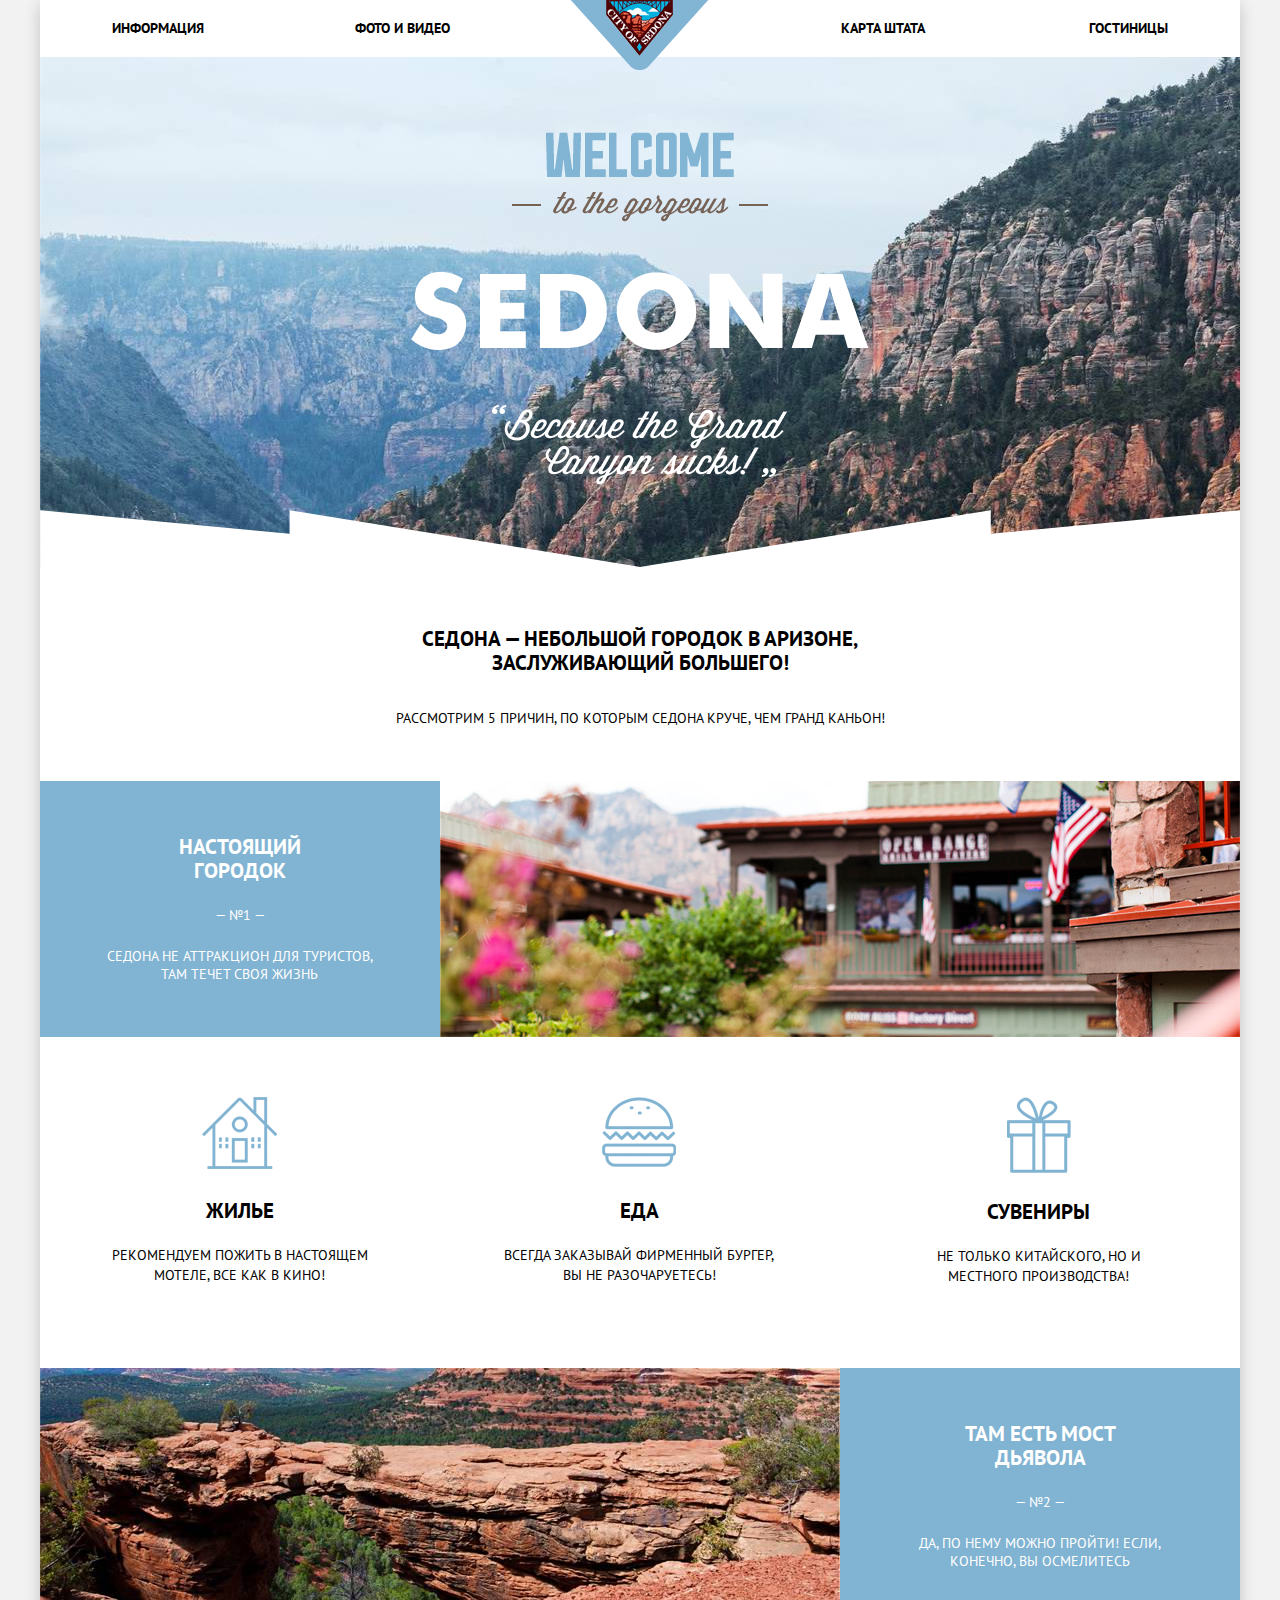
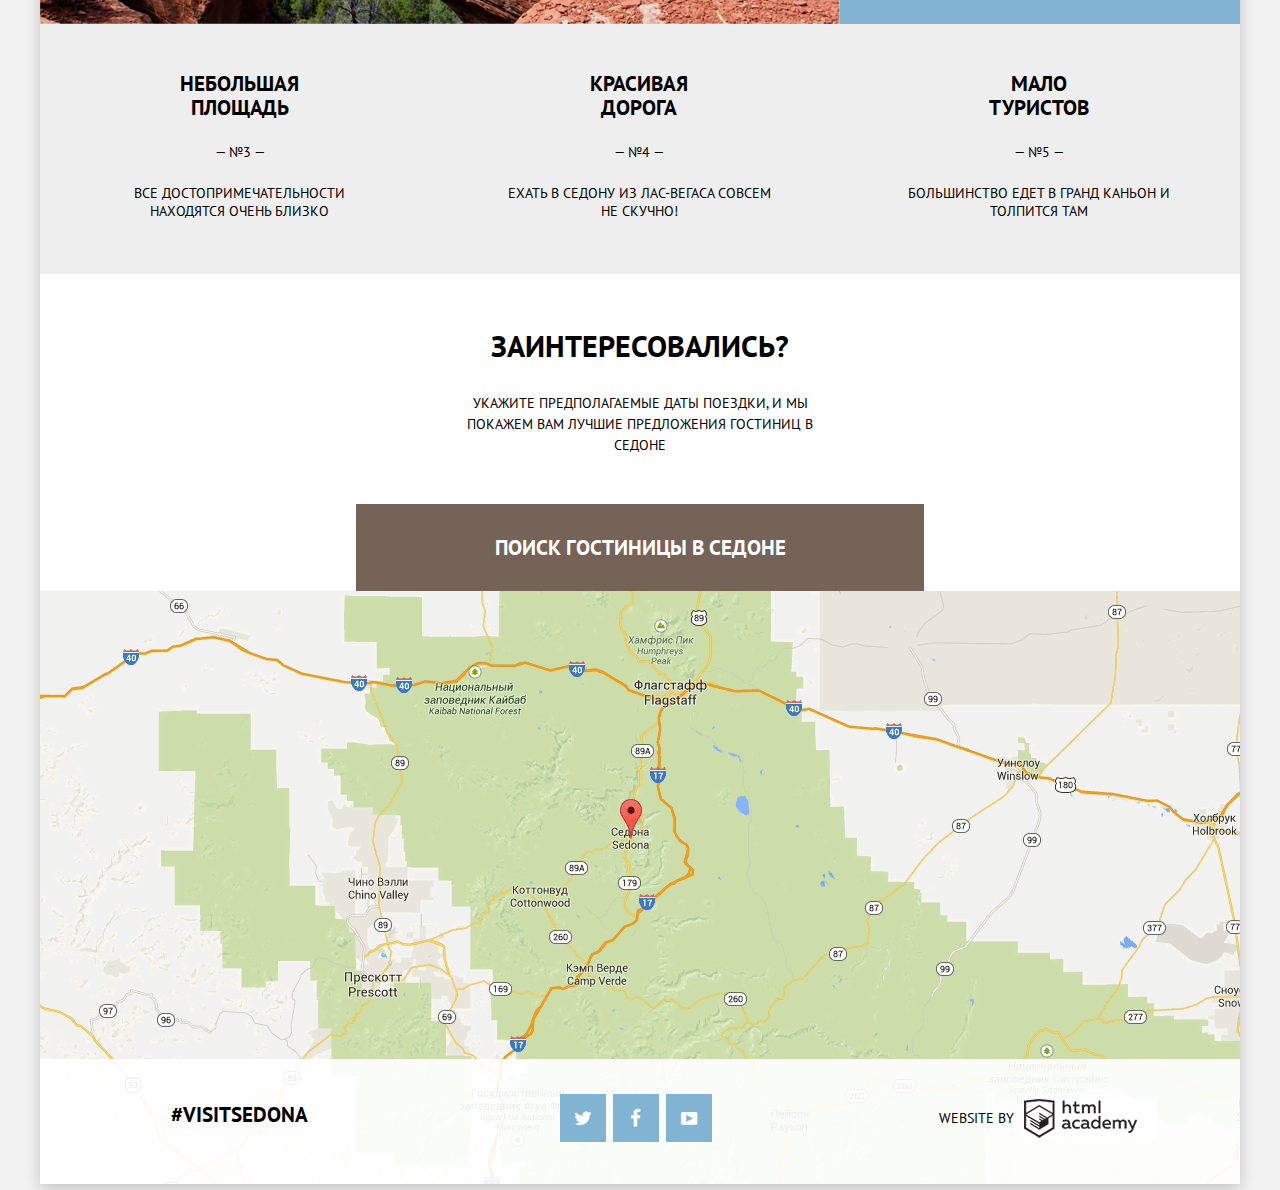
<file: index.html>
<!DOCTYPE HTML>
<html>
  <head>
    <meta charset="utf-8">
    <title>Седона</title>
	<link href="http://fonts.googleapis.com/css?family=PT+Sans:400,700&subset=cyrillic-ext,latin,cyrillic" rel="stylesheet" type="text/css">
    <link href="css/normalize.css" rel="stylesheet">
    <link href="css/style-min.css" rel="stylesheet">
  </head>
  <body>
    <div class="container">	
	
      <header class="main-header">	
        <a href="index.html" class="header-logo">
          <img src="img/logo.png" width="138" height="70" alt="Седона">
        </a>
        <nav class="main-menu">
          <ul class="clearfix">
            <li>
              <a href="#">Информация</a>
            </li>
            <li>
              <a href="#">Фото и видео</a>
            </li>
            <li>
              <a href="hotels.html">Гостиницы</a>
            </li>
            <li>
              <a href="#">Карта штата</a>
            </li>
          </ul>
        </nav>
        <div class="main-header-photo">
          <div class="photo-title-welcome">Welcome</div>
          <div class="photo-title-gorgeous">to the gorgeous</div>
          <div class="photo-title-sedona">Sedona</div>
          <div class="photo-title-canyon">"Because the Grand Canyon sucks!"</div>
        </div>
      </header>

      <main class="main-content">
        <section class="main-top">
          <h1 class="main-title">
            Седона &mdash; небольшой городок в Аризоне, заслуживающий большего!
          </h1>
          <p>Рассмотрим 5 причин, по которым Седона круче, чем Гранд Каньон!</p>
        </section>

        <section class="advantage-left clearfix">
          <div class="advantage-text">
            <h2>Настоящий городок</h2>
            <p class="advantage-number">&mdash; №1 &mdash; </p>
            <p>Седона не аттракцион для туристов, там течет своя жизнь</p>
          </div>
          <div class="advantage-photo"></div>
        </section>
      
        <section class="features-row clearfix">
          <div class="features-item features-house">
            <h3>Жилье</h3>
            <p>Рекомендуем пожить в настоящем мотеле, все как в кино!</p>
          </div>
          <div class="features-item features-food">
            <h3>Еда</h3>
            <p>Всегда заказывай фирменный бургер, вы не разочаруетесь!</p>
          </div>
          <div class="features-item features-souvenir">
            <h3>Сувениры</h3>
            <p>Не только китайского, но и местного производства!</p>
          </div>        
        </section>

        <section class="advantage-right clearfix">
          <div class="advantage-photo"></div>
          <div class="advantage-text">
            <h4>Там есть мост дьявола</h4>
            <p class="advantage-number">&mdash;  №2 &mdash; </p>
            <p>Да, по нему можно пройти! Если, конечно, вы осмелитесь</p>
          </div>
        </section>
        
        <section class="advantage-bottom clearfix">
          <div class="advantage-text">
            <h5>Небольшая площадь</h5>
            <p class="advantage-number">&mdash;  №3 &mdash; </p>
            <p>Все достопримечательности находятся очень близко</p>
          </div>
          <div class="advantage-text">
            <h5>Красивая дорога</h5>
            <p class="advantage-number">&mdash;  №4 &mdash; </p>
            <p>Ехать в Седону из Лас-Вегаса совсем не скучно!</p>
          </div>
          <div class="advantage-text">
            <h5>Мало туристов</h5>
            <p class="advantage-number">&mdash;  №5 &mdash; </p>
            <p>Большинство едет в Гранд Каньон и толпится там</p>
          </div>        
        </section>
        
        <section class="main-hotel-search">
          <h6>Заинтересовались?</h6>
          <p>Укажите предполагаемые даты поездки, и мы покажем вам лучшие предложения гостиниц в Седоне</p>
          <a href="#" class="main-search-btn brown-btn">Поиск гостиницы в Седоне</a>
          <div class="main-search-form">
            <form action="/echo" method="post">
              <label class="date-field" for="date-in">Дата заезда:</label>
		      <input id="date-in" type="text" name="date-in" placeholder="24 апреля 2014">
              <label class="date-field" for="date-out">Дата выезда:</label>
			  <input id="date-out" type="text" name="date-out" placeholder="4 июля 2014">
              <div class="half-width">
                <label class="adult" for="adult">Взрослые:</label>
			    <a href="#" class="icon-minus"></a><input id="adult" type="text" value="2" name="adult"><a href="#" class="icon-plus"></a>
			  </div>
			  <div class="half-width">
			    <label class="children" for="children">Дети:</label>
			    <a href="#" class="icon-minus"></a><input id="children" type="text" value="0" name="children"><a href="#" class="icon-plus"></a>
              </div>
              <input class="main-form-btn blue-btn" type="submit" value="Найти">
            </form>
          </div>                        
        </section>
      </main>
      
      <footer class="main-footer clearfix">
        <div class="main-map">
	      <iframe src="https://www.google.com/maps/embed?pb=!1m18!1m12!1m3!1d704970.956434044!2d-111.95958742694202!3d34.83536682388765!2m3!1f0!2f0!3f0!3m2!1i1024!2i768!4f13.1!3m3!1m2!1s0x872da132f942b00d%3A0x5548c523fa6c8efd!2z0KHQtdC00L7QvdCwLCDQkNGA0LjQt9C-0L3QsCwg0KHQqNCQ!5e0!3m2!1sru!2sru!4v1441909501671" height="593" allowfullscreen></iframe>
	    </div> 
        <div class="footer-content">	  
          <p class="footer-hashtag">#visitsedona</p>
          <div class="footer-social">
            <a href="#" class="icon-twitter"></a>
            <a href="#" class="icon-facebook"></a>
            <a href="#" class="icon-youtube"></a>
          </div>
          <div class="footer-copyright">
            <p>Website by</p>
            <a href="#" title="HTML Academy"></a>
          </div> 
        </div>	  
      </footer>
	  
    </div>
	
    <script src="js/script-min.js"></script>
	
  </body>
</html>
</file>
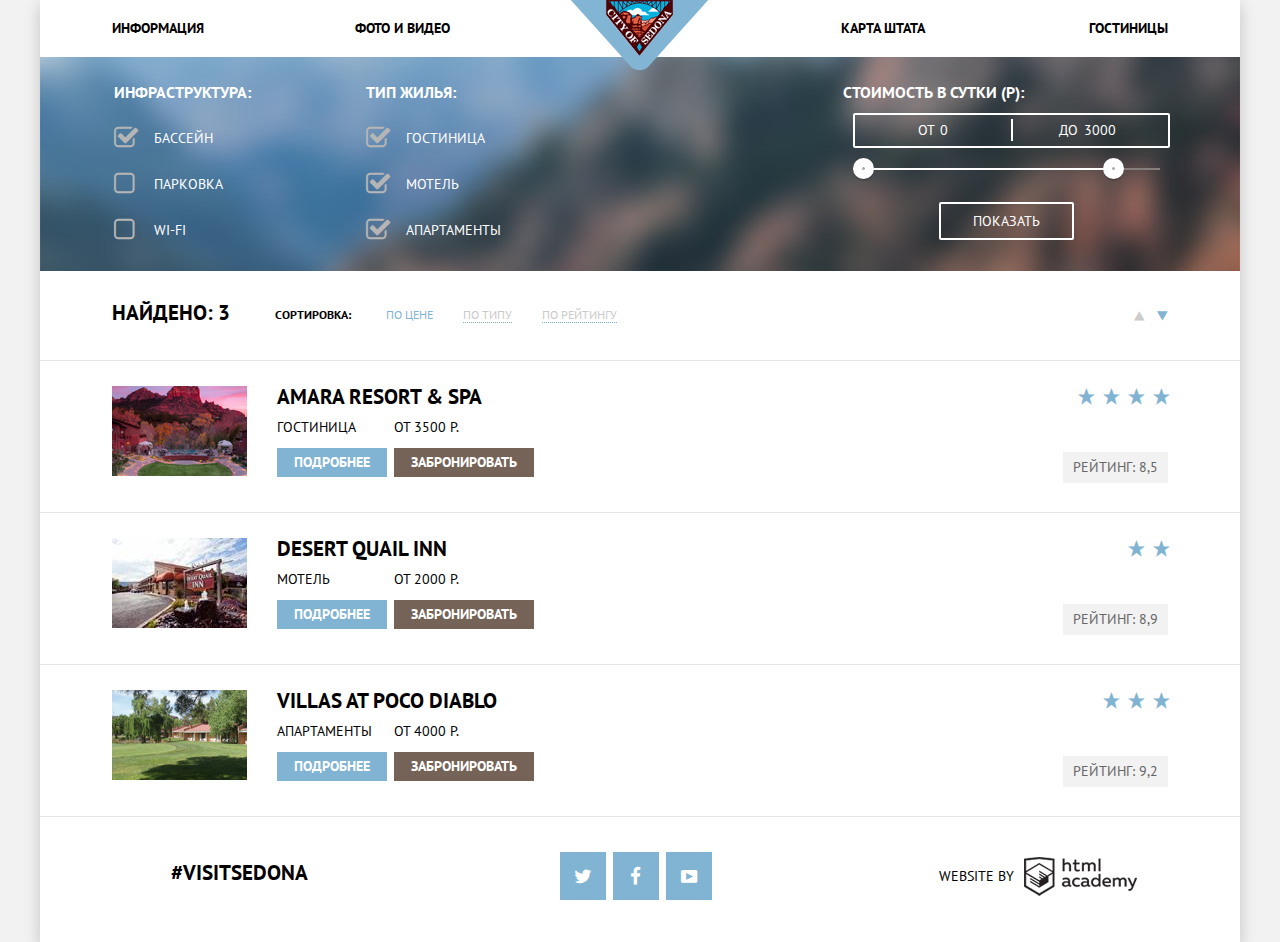
<file: hotels.html>
<!DOCTYPE HTML>
<html>
  <head>
    <meta charset="utf-8">
    <title>Отели Седоны</title>
	<link href="http://fonts.googleapis.com/css?family=PT+Sans:400,700&subset=cyrillic-ext,latin,cyrillic" rel="stylesheet" type="text/css">
    <link href="css/normalize.css" rel="stylesheet">
    <link href="css/style-min.css" rel="stylesheet">
  </head>
  <body>
    <div class="container">	
	
      <header class="main-header">
        <a href="index.html" class="header-logo">
          <img src="img/logo.png" width="138" height="70" alt="Седона">
        </a>
        <nav class="main-menu">
          <ul class="clearfix">
            <li>
              <a href="#">Информация</a>
            </li>
            <li>
              <a href="#">Фото и видео</a>
            </li>
            <li>
              <a href="hotels.html">Гостиницы</a>
            </li>
            <li>
              <a href="#">Карта штата</a>
            </li>
          </ul>
        </nav>
      </header>

      <main class="main-content">
        <section class="hotel-filter">
          <form class="clearfix" action="/echo" method="post">
            <fieldset class="hotel-infra">
              <legend>Инфраструктура:</legend>			
			  <input id="pool" type="checkbox" name="pool" checked>
              <label for="pool">Бассейн</label>
			  <input id="parking" type="checkbox" name="parking">
              <label for="parking">Парковка</label>
			  <input id="wifi" type="checkbox" name="wifi">
              <label for="wifi">Wi-fi</label>
            </fieldset>
            <fieldset class="hotel-type">
              <legend>Тип жилья:</legend>
			  <input id="hotel" type="checkbox" name="hotel" checked>
              <label for="hotel">Гостиница</label>
			  <input id="motel" type="checkbox" name="motel" checked>
              <label for="motel">Мотель</label>
			  <input id="apartment" type="checkbox" name="apartment" checked>
              <label for="apartment">Апартаменты</label>
            </fieldset>
                      
            <fieldset class="hotel-cost">
              <legend>Стоимость в сутки (р):</legend>
			  <div class="cost-table clearfix">
			    <label class="min-price">
			      от <input type="text" name="from" value="0">
			    </label>
			    <label class="max-price">
                  до <input type="text" name="to" value="3000">
			    </label>
			  </div>
              <div class="hotel-cost-range">
			    <div class="scale">
                  <div class="bar"></div>
                </div>
                <div class="hotel-cost-range-min"></div> 
                <div class="hotel-cost-range-max"></div>              
              </div>
              <input type="submit" class="filter-btn" value="Показать">
            </fieldset>
          </form>        
        </section>
      
        <section class="results clearfix">
          <h1>Найдено: 3</h1>
          <div class="sort">
            <div class="sort-title">Сортировка:</div>
            <ul class="sort-list">
              <li class="active"><a href="#">по цене</a></li>
              <li><a href="#">по типу</a></li>
              <li><a href="#">по рейтингу</a></li>
            </ul>
          </div>
          <div class="arrows">
            <a href="#" class="icon-up-dir"></a>
            <a href="#" class="icon-down-dir active"></a>
          </div>
        </section>
        
        <section class="hotel-list">
          <article class="hotel-item clearfix">
            <a href="#" class="hotel-photo">
              <img src="img/amara.jpg" width="135" height="90" alt="Amara Resort &amp; Spa">
            </a>
            <div class="hotel-title">
              <a href="#" class="hotel-name">Amara Resort &amp; Spa</a>
              <div class="hotel-item-half">
                <div class="hotel-item-type">Гостиница</div>
                <a href="#" class="blue-btn">Подробнее</a>
              </div>
              <div class="hotel-item-half">
                <div class="hotel-item-price">от 3500 р.</div>
                <a href="#" class="brown-btn">Забронировать</a>
              </div>
            </div>
            <div class="hotel-rating">
              <div class="rating-stars">
                <i class="icon-star"></i>
                <i class="icon-star"></i>
                <i class="icon-star"></i>
                <i class="icon-star"></i>
              </div>
              <div class="rating-text">Рейтинг: 8,5</div>
            </div>
          </article>
          
          <article class="hotel-item clearfix">
            <a href="#" class="hotel-photo">
              <img src="img/desert.jpg" width="135" height="90" alt="Desert Quail Inn">
            </a>
            <div class="hotel-title">
              <a href="#" class="hotel-name">Desert Quail Inn</a>
              <div class="hotel-item-half">
                <div class="hotel-item-type">Мотель</div>
                <a href="#" class="blue-btn">Подробнее</a>
              </div>
              <div class="hotel-item-half">
                <div class="hotel-item-price">от 2000 р.</div>
                <a href="#" class="brown-btn">Забронировать</a>
              </div>
            </div>
            <div class="hotel-rating">
              <div class="rating-stars">
                <i class="icon-star"></i>
                <i class="icon-star"></i>
              </div>
              <div class="rating-text">Рейтинг: 8,9</div>
            </div>
          </article>
          
          <article class="hotel-item clearfix">
            <a href="#" class="hotel-photo">
              <img src="img/villas.jpg" width="135" height="90" alt="Villas at Poco Diablo">
            </a>
            <div class="hotel-title">
              <a href="#" class="hotel-name">Villas at Poco Diablo</a>
              <div class="hotel-item-half">
                <div class="hotel-item-type">Апартаменты</div>
                <a href="#" class="blue-btn">Подробнее</a>
              </div>
              <div class="hotel-item-half">
                <div class="hotel-item-price">от 4000 р.</div>
                <a href="#" class="brown-btn">Забронировать</a>
              </div>
            </div>
            <div class="hotel-rating">
              <div class="rating-stars">
                <i class="icon-star"></i>
                <i class="icon-star"></i>
                <i class="icon-star"></i>
              </div>
              <div class="rating-text">Рейтинг: 9,2</div>
            </div>
          </article>
        </section>        
      </main>
      
      <footer class="footer-content clearfix">
        <p class="footer-hashtag">#visitsedona</p>
        <div class="footer-social">
          <a href="#" class="icon-twitter"></a>
          <a href="#" class="icon-facebook"></a>
          <a href="#" class="icon-youtube"></a>
        </div>
        <div class="footer-copyright">
          <p>Website by</p>
          <a href="#" title="HTML Academy"></a>
        </div>  
      </footer>
	
	</div>
	
  </body>
</html>
</file>
<file: css/style-min.css>
a,body{color:#000}@font-face{font-family:symbols-sedona;src:url(font/symbols-sedona.eot?60737633);src:url(font/symbols-sedona.eot?60737633#iefix) format("embedded-opentype"),url(font/symbols-sedona.woff?60737633) format("woff"),url(font/symbols-sedona.ttf?60737633) format("truetype"),url(font/symbols-sedona.svg?60737633#symbols-sedona) format("svg");font-weight:400;font-style:normal}[class*=" icon-"]:before,[class^=icon-]:before{font-family:symbols-sedona;font-style:normal;font-weight:400;speak:none;display:inline-block;text-decoration:inherit;width:1em;margin-right:.2em;text-align:center;font-variant:normal;text-transform:none;line-height:1em;margin-left:.2em}.main-search-form input,body{text-transform:uppercase;font-family:"PT Sans",Arial,sans-serif}.icon-facebook:before{content:"\66"}.icon-twitter:before{content:"\74"}.icon-up-dir:before{content:"\25b2"}.icon-down-dir:before{content:"\25bc"}.icon-star:before{content:"\2605"}.icon-check-off:before{content:"\2610"}.icon-check-on:before{content:"\2611"}.icon-calendar:before{content:"\e800"}.icon-plus:before{content:"\e801"}.icon-minus:before{content:"\e802"}.icon-youtube:before{content:"\f39e"}.clearfix:after,.features-food:before,.features-house:before,.features-souvenir:before,.main-header-photo:after{content:""}body{font-size:14px;line-height:21px;font-weight:400;min-width:768px;background-color:#f2f2f2}h1,h2,h3,h4,h5,h6{font-size:21px;line-height:24px;font-weight:700;margin:0}a{text-decoration:none}.container{max-width:1200px;margin:0 auto;background-color:#fff;-webkit-box-shadow:0 5px 15px 0 rgba(0,0,0,.2);-moz-box-shadow:0 5px 15px 0 rgba(0,0,0,.2);box-shadow:0 5px 15px 0 rgba(0,0,0,.2)}.clearfix:after{display:table;clear:both}.main-header{position:relative}.header-logo{position:absolute;top:0;left:50%;margin-left:-69px;width:138px;height:70px}.main-menu{margin:0 6%}.main-menu ul{margin:0;padding:0}.main-menu li{display:block;float:left;width:20%;font-weight:700;text-align:left;padding:18px 0}.main-menu li:nth-child(2){padding-left:3%}.main-menu li:last-child,.main-menu li:nth-last-child(2){float:right;text-align:right;padding-right:3%}.main-menu li:nth-last-child(2){padding-right:0}.main-menu a:hover{color:#81b3d2}.main-menu a:active{color:#000;opacity:.3}.main-menu-active a{color:#766357}.main-menu-active a:hover{color:#604e43}.main-menu-active a:active{color:#766357;opacity:.3}.main-header-photo{background:url(../img/main-bg-photo.jpg) top no-repeat #b4c6dc;width:100%;padding-top:75px;margin-bottom:60px}.main-header-photo:after{background:url(../img/mask.png) center no-repeat;display:block;width:100%;height:57px}.main-header-photo div{margin:0 auto;font-size:0;text-align:center}.photo-title-welcome{background:url(../img/welcome.png) no-repeat;width:188px;min-height:45px;padding-bottom:15px}.photo-title-gorgeous{background:url(../img/gorgeous.png) no-repeat;width:256px;min-height:30px;padding-bottom:50px}.photo-title-sedona{background:url(../img/sedona.png) no-repeat;width:458px;min-height:78px;padding-bottom:55px}.photo-title-canyon{background:url(../img/canyon.png) no-repeat;width:296px;min-height:80px;padding-bottom:25px}.main-top{margin:0 auto 52px;width:500px;text-align:center}.main-title{margin-bottom:33px}.advantage-left,.advantage-right{font-size:0;background-color:#81b3d2}.advantage-left .advantage-text,.advantage-right .advantage-photo{float:left}.advantage-left .advantage-photo,.advantage-right .advantage-text{float:right}.advantage-text{width:33.3%;min-height:148px;background-color:#81b3d2;color:#fff;font-size:14px;line-height:18px;text-align:center;padding:54px 0}.advantage-text h2,.advantage-text h4,.advantage-text h5{margin:0 auto;max-width:152px}.advantage-text p{margin:0 auto;max-width:270px}.advantage-number{margin:0 auto;padding:23px 0}.advantage-photo{width:66.7%;margin:0;height:256px;background-color:#81b3d2}.advantage-left .advantage-photo{background:url(../img/city.jpg) center no-repeat}.advantage-right .advantage-photo{background:url(../img/devil.jpg) center no-repeat}.features-item{width:33.3%;float:left;padding:60px 0;text-align:center;line-height:20px}.features-item p{margin:0 auto;padding:22px 0;max-width:270px}.features-house:before{display:block;margin:0 auto 30px;width:75px;height:72px;background:url(../img/sprite.png) no-repeat}.features-food:before{display:block;margin:0 auto 32px;width:74px;height:70px;background:url(../img/sprite.png) -79px 0 no-repeat}.features-souvenir:before{display:block;margin:0 auto 27px;width:64px;height:76px;background:url(../img/sprite.png) -156px 0 no-repeat}.advantage-bottom{margin-bottom:60px;background-color:#eee}.advantage-bottom .advantage-text{width:33.3%;float:left;margin:0;padding-top:48px;text-align:center;background-color:#eee;color:#000}.main-hotel-search{position:relative;text-align:center}.main-hotel-search h6{font-size:30px;margin-bottom:35px}.main-hotel-search p{margin:0 auto 48px;max-width:400px}.main-search-btn{display:block;position:relative;z-index:10;margin:0 auto;padding:33px 0;width:568px;background-color:#766357;color:#fff;font-size:21px;font-weight:700}.main-search-form{display:none;position:absolute;z-index:10;left:50%;margin-left:-284px;width:458px;padding:55px;font-size:0;font-weight:700;background-color:#fff;-webkit-box-shadow:0 7px 15px 0 rgba(0,0,0,.15);-moz-box-shadow:0 7px 15px 0 rgba(0,0,0,.15);box-shadow:0 7px 15px 0 rgba(0,0,0,.15)}.main-search-form input,.main-search-form label{display:inline-block;vertical-align:baseline;font-size:14px}.main-search-form label{margin-right:20px;text-align:left;width:95px}.main-search-form input{width:320px;margin-bottom:30px;margin-right:0;padding:10px;background-color:#f2f2f2;font-weight:700;border:none}.main-search-form input[type=text]::-webkit-input-placeholder{color:#000}.main-search-form input[type=text]::-moz-placeholder{color:#000}.main-search-form input[type=text]:hover{background-color:#e5e5e5}.main-search-form input[type=text]:focus{outline:#e5e5e5 solid 2px}.date-field:after{font-family:symbols-sedona;content:"\e800";display:inline;position:absolute;right:65px;font-size:21px;color:#a9a9a9;cursor:pointer}.half-width .icon-minus:hover,.half-width .icon-plus:hover,.main-search-form label:hover:after,.main-search-form label:hover:before{color:#000}.half-width .icon-minus:active,.half-width .icon-plus:active,.main-search-form label:active:after,.main-search-form label:active:before{color:#81b3d2}.half-width{display:inline-block;vertical-align:top;position:relative;width:50%;text-align:left}.half-width .icon-minus,.half-width .icon-plus{cursor:pointer;display:inline-block;position:absolute;padding:10px 0;font-size:14px;color:#a9a9a9}.half-width label{margin-right:25px;width:90px}.half-width input{width:90px;text-align:center}.half-width:last-of-type label{text-align:right}.half-width .icon-minus{left:125px}.half-width .icon-plus{left:200px}.main-search-form .main-form-btn{width:458px;margin-top:22px;margin-bottom:0;padding:15px 0;background-color:#81b3d2;font-size:21px;color:#fff;border:none;outline:0}@-webkit-keyframes move{0%{transform:translateY(-500px)}70%{transform:translateY(0)}}@keyframes move{0%{transform:translateY(-500px)}70%{transform:translateY(0)}}.show-form{display:block;-webkit-animation:move .6s;animation:move .6s}.hotel-filter{background:url(../img/filter-bg.jpg) 0 -55px no-repeat #809cc1;width:100%;box-sizing:border-box;min-height:167px;margin-top:0;margin-bottom:30px;padding-top:25px;padding-bottom:30px;padding-left:6%}.hotel-filter fieldset{display:block;position:relative;border:none;color:#fff;padding:0}.hotel-filter legend{font-size:16px;font-weight:700;margin-bottom:25px;position:relative;left:0}.hotel-infra,.hotel-type{float:left}.hotel-cost{float:right;margin-right:70px;width:29%;text-align:center}.hotel-infra{margin-right:10%}.hotel-infra label,.hotel-type label{display:block;padding-left:40px;margin-bottom:25px}.hotel-filter label:last-of-type{margin-bottom:0}.hotel-filter input[type=checkbox]{display:none}input[type=checkbox]+label:before{font-family:symbols-sedona;content:"\2610";position:absolute;left:0;color:#b5b5b5;font-size:26px}input[type=checkbox]:checked+label:before{content:"\2611"}input[type=checkbox]+label:hover:before{color:#fff}input[type=checkbox]:disabled+label:before{color:#6a6a6a}.hotel-cost legend{text-align:left;margin-bottom:10px}.cost-table{position:relative;margin-left:10px;margin-bottom:20px;border:2px solid #fff;-webkit-border-radius:2px;-moz-border-radius:2px;border-radius:2px}.max-price,.min-price{display:block;padding:5px 0;font-size:14px;text-transform:uppercase;text-align:center}.min-price{float:left;padding-left:20%}.max-price{float:right;padding-right:15%}.cost-table input{display:inline-block;vertical-align:baseline;max-width:35px;background:0 0;border:none}.cost-table input:focus{outline:0}.cost-table:before{content:"";position:absolute;left:50%;top:12%;width:2px;height:22px;background-color:#fff}.hotel-cost-range{position:relative;margin-left:10px;margin-bottom:32px}.hotel-cost-range .scale{width:97%;height:2px;background-color:#867d7d}.hotel-cost-range .bar{width:85%;height:2px;background-color:#fff}.hotel-cost-range-max,.hotel-cost-range-min{position:absolute;z-index:10;top:-10.5px;width:3px;height:3px;font-size:0;border:9px solid #fff;-webkit-border-radius:50%;-moz-border-radius:50%;border-radius:50%;background-color:#ababab;cursor:pointer;-webkit-box-shadow:0 2px 0 0 rgba(0,0,0,.14);-moz-box-shadow:0 2px 0 0 rgba(0,0,0,.14);box-shadow:0 2px 0 0 rgba(0,0,0,.14)}.main-footer,.main-map{position:relative}.hotel-cost-range-max:hover,.hotel-cost-range-min:hover{background-color:#1c4f80}.hotel-cost-range-max{left:79%}.filter-btn{width:135px;padding:8px 0;background-color:transparent;border:2px solid #fff;-webkit-border-radius:2px;-moz-border-radius:2px;border-radius:2px;text-transform:uppercase}.results{padding:0 6%;margin-bottom:35px}.results h1,.sort li,.sort-list,.sort-title{display:block;float:left}.results h1{margin-right:45px}.sort{padding-top:3px;font-size:12px;font-weight:700}.sort-title{margin-right:35px}.sort-list{margin:0;padding:0;font-weight:400}.hotel-item-price,.hotel-item-type,.hotel-name{margin-bottom:10px}.sort-list li{margin-right:30px}.sort a{color:#cacaca;border-bottom:1px dotted #81b3d2}.sort a:hover{color:#81b3d2}.sort a:active{color:#000;border-bottom:none}.arrows{float:right;margin-right:10px;font-size:23px;text-align:right}.arrows a{display:inline-block;vertical-align:top;margin-right:5px;width:12px;height:12px;color:#ccc}.arrows a:last-child{margin-right:0}.arrows a:hover{color:#000}.arrows .active:hover,.arrows a:active,.hotel-name:hover{color:#81b3d2}.active a,.arrows .active{color:#81b3d2;border:none}.hotel-item{padding:25px 6% 29px;border-top:1px solid #e5e5e5}.hotel-item:last-child{border-bottom:1px solid #e5e5e5}.hotel-photo{float:left;margin-right:30px}.hotel-title{float:left}.hotel-name{display:block;font-size:21px;font-weight:700}.hotel-name:active{color:#cacaca}.hotel-item-half{display:inline-block;vertical-align:top;margin-right:3px;font-size:0}.hotel-item-half a,.hotel-item-half div{font-size:14px}.hotel-item-half a{display:block;padding:4px 17px;font-weight:700;text-align:center;color:#fff}.blue-btn{background-color:#81b3d2}.blue-btn:hover{background-color:#669ec0}.blue-btn:active{background-color:#5496bd;color:rgba(255,255,255,.3)}.brown-btn{background-color:#766357}.brown-btn:hover{background-color:#604e43}.brown-btn:active{background-color:#503e33;color:rgba(255,255,255,.3)}.hotel-rating{float:right;color:#666;min-width:95px}.rating-stars{color:#81b3d2;font-size:19px;margin-bottom:45px;text-align:right}.rating-stars i{display:inline-block;vertical-align:baseline;width:20px}.footer-copyright a,.footer-copyright p,.footer-social a{display:inline-block;vertical-align:top}.rating-text{text-align:left;background-color:#f2f2f2;padding:5px 10px}.main-map{width:100%;height:593px;bottom:0;z-index:1;background:url(../img/map.png) no-repeat #dfd8d4}.main-map iframe{width:100%;height:593px;border:none}.main-footer .footer-content{position:absolute;bottom:0}.footer-content{width:100%;position:relative;z-index:5;bottom:0;margin:0;padding:35px 0;background-color:rgba(255,255,255,.9);text-align:center;font-size:0}.footer-hashtag{float:left;width:33.3%;margin:10px auto 0;font-weight:700;font-size:21px}.footer-social{float:left;width:33.3%;margin:0 auto;font-size:0}.footer-social a{margin-right:7px;margin-bottom:7px;padding:14px 0;width:46px;height:20px;background-color:#81b3d2;color:#fff;font-size:19px}.footer-social a:hover{background-color:#669ec0}.footer-social a:active{background-color:#5496bd;color:rgba(255,255,255,.3)}.footer-copyright{float:right;width:33.3%;margin:0 auto}.footer-copyright p{margin-left:15px;margin-right:10px;font-weight:400;font-size:14px}.footer-copyright a{margin-top:5px;width:133px;height:39px;background:url(../img/sprite.png) 0 -76px no-repeat #fff}.footer-copyright a:hover{background-position:0 -119px}.footer-copyright a:active{background-position:0 -162px}
</file>
